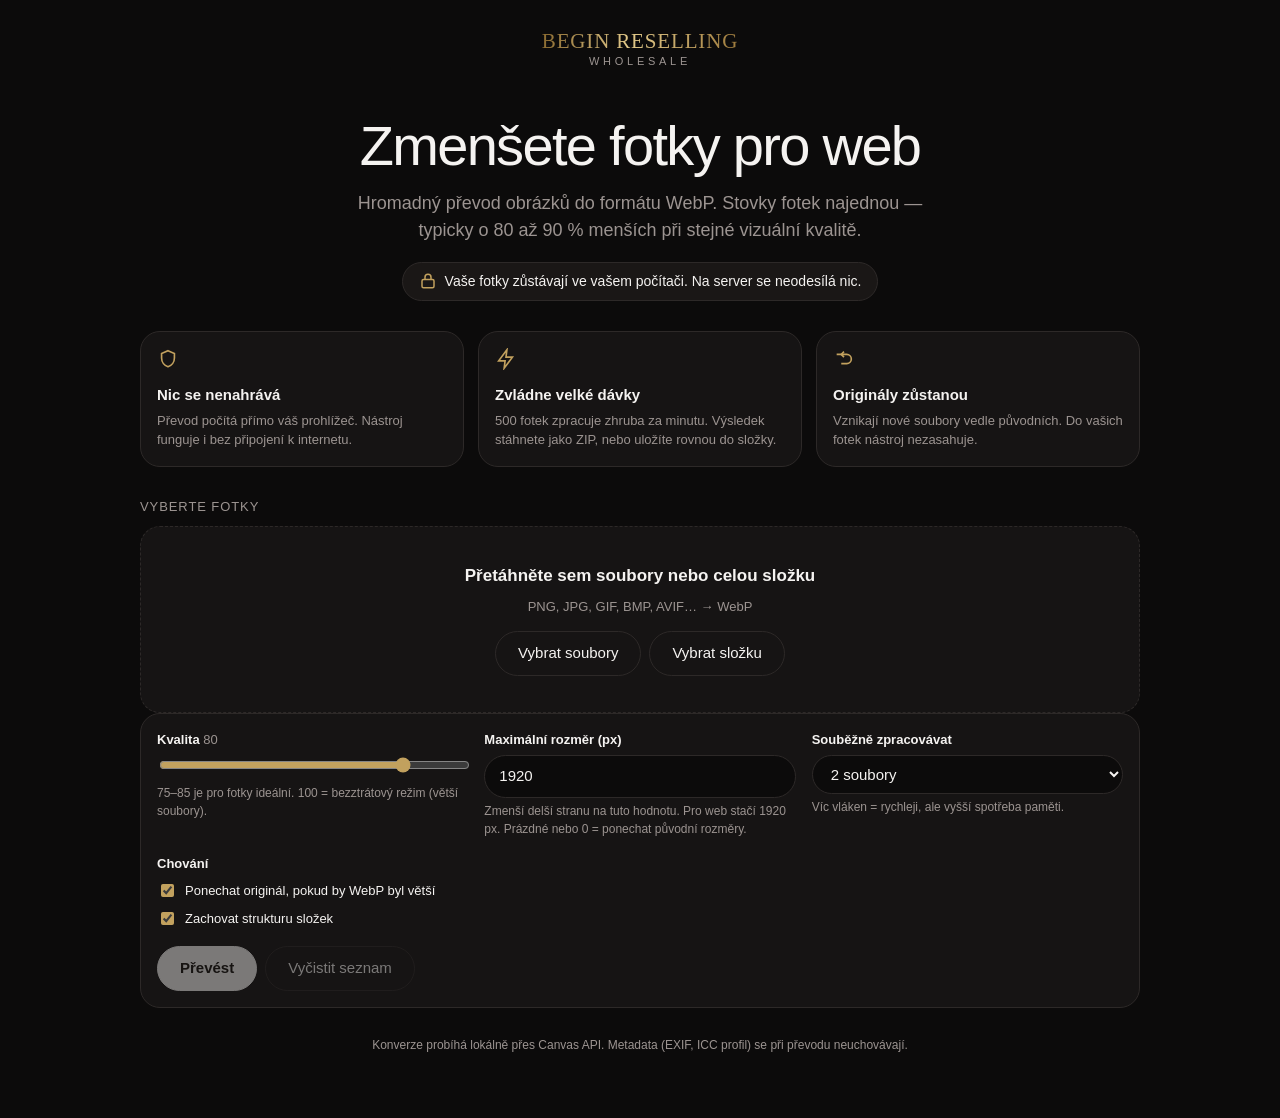
<file: docs/index.html>
<!DOCTYPE html>
<html lang="cs">
<head>
<meta charset="utf-8">
<meta name="viewport" content="width=device-width, initial-scale=1">
<title>Zmenšete fotky pro web · PNG → WebP převodník</title>
<meta name="description" content="Hromadný převod fotek z PNG do WebP. Stovky obrázků najednou, přímo v prohlížeči – nic se nikam neodesílá.">
<meta name="color-scheme" content="dark">
<!--
  Náhled při sdílení odkazu.
  Adresy níže musí odpovídat tomu, kde je stránka nasazená. Pokud ji dáte
  do jiné složky, přepište og:url, og:image a canonical.
-->
<link rel="canonical" href="https://nastroje.patrikmaca.cz/">
<meta property="og:type" content="website">
<meta property="og:site_name" content="nastroje.patrikmaca.cz">
<meta property="og:locale" content="cs_CZ">
<meta property="og:url" content="https://nastroje.patrikmaca.cz/">
<meta property="og:title" content="Zmenšete fotky pro web · PNG → WebP">
<meta property="og:description" content="Hromadný převod fotek z PNG do WebP. Stovky obrázků najednou, přímo v prohlížeči – nic se nikam neodesílá.">
<meta property="og:image" content="https://nastroje.patrikmaca.cz/og-preview.png">
<meta property="og:image:width" content="1200">
<meta property="og:image:height" content="630">
<meta property="og:image:alt" content="Zmenšete fotky pro web – z 5,3 MB na 382 kB, úspora 93 %.">
<meta name="twitter:card" content="summary_large_image">
<!-- Ikona v záložce jako data URI - žádný další soubor k nahrání.
     Plná zlatá dlaždice drží siluetu i na 16 px, na světlé i tmavé liště. -->
<link rel="icon" href="data:image/svg+xml,%3Csvg xmlns='http://www.w3.org/2000/svg' viewBox='0 0 64 64'%3E%3Cdefs%3E%3ClinearGradient id='g' x1='0' y1='0' x2='1' y2='1'%3E%3Cstop offset='0' stop-color='%23e2c98a'/%3E%3Cstop offset='1' stop-color='%23a8813d'/%3E%3C/linearGradient%3E%3C/defs%3E%3Crect width='64' height='64' rx='15' fill='url(%23g)'/%3E%3Cpath d='M32 14v25' stroke='%230c0b0b' stroke-width='6' stroke-linecap='round'/%3E%3Cpath d='M22 31l10 10 10-10' fill='none' stroke='%230c0b0b' stroke-width='6' stroke-linecap='round' stroke-linejoin='round'/%3E%3Cpath d='M18 50h28' stroke='%230c0b0b' stroke-width='6' stroke-linecap='round'/%3E%3C/svg%3E">
<style>
  /* Paleta podle webu klienta: temne pozadi, zlaty akcent.
     Znacka je tmava, takze zadny svetly rezim - motiv je pevny. */
  :root {
    --bg: #0c0b0b;
    --panel: #161414;
    --border: #2d2928;
    --text: #f5f3f1;
    --muted: #9c9491;
    --accent: #c2a15e;
    --accent-text: #17130f;
    --ok: #6bbf8a;
    --warn: #dfa05a;
    --err: #e8867e;
    --drop: #1a1716;
    --row-alt: #121010;
    --radius: 20px;
  }
  * { box-sizing: border-box; }
  input, progress { accent-color: var(--accent); }
  body {
    margin: 0;
    padding: 24px 16px 64px;
    background: var(--bg);
    color: var(--text);
    font: 15px/1.5 -apple-system, BlinkMacSystemFont, "Segoe UI", Roboto, "Helvetica Neue", Arial, sans-serif;
  }
  .wrap { max-width: 1000px; margin: 0 auto; }
  h1 { font-size: 24px; margin: 0 0 4px; letter-spacing: -0.01em; }
  .sub { color: var(--muted); margin: 0 0 24px; }
  .panel {
    background: var(--panel);
    border: 1px solid var(--border);
    border-radius: var(--radius);
    padding: 16px;
    margin-bottom: 16px;
  }
  #drop {
    border: 1px dashed var(--border);
    border-radius: var(--radius);
    padding: 36px 16px;
    text-align: center;
    background: var(--panel);
    transition: background .15s, border-color .15s;
    cursor: pointer;
  }
  #drop.over { background: var(--drop); border-color: var(--accent); }
  #drop strong { display: block; font-size: 17px; margin-bottom: 6px; }
  #drop span { color: var(--muted); font-size: 13px; }
  .btnrow { display: flex; gap: 8px; flex-wrap: wrap; margin-top: 14px; justify-content: center; }
  button {
    font: inherit;
    padding: 10px 22px;
    border-radius: 999px;
    border: 1px solid var(--border);
    background: var(--panel);
    color: var(--text);
    cursor: pointer;
  }
  button:hover:not(:disabled) { border-color: var(--accent); }
  button:disabled { opacity: .45; cursor: default; }
  button.primary { background: var(--text); color: #17130f; border-color: var(--text); font-weight: 600; }
  button.primary:hover:not(:disabled) { background: #fff; border-color: #fff; }
  .opts { display: grid; grid-template-columns: repeat(auto-fit, minmax(230px, 1fr)); gap: 16px; }
  .opt label { display: block; font-weight: 600; font-size: 13px; margin-bottom: 6px; }
  .opt .hint { color: var(--muted); font-size: 12px; margin-top: 4px; }
  input[type=range] { width: 100%; }
  input[type=number], select {
    font: inherit; padding: 9px 14px; border-radius: 999px;
    border: 1px solid var(--border); background: var(--bg); color: var(--text); width: 100%;
  }
  .check { display: flex; align-items: flex-start; gap: 8px; font-size: 14px; margin-top: 8px; }
  .check input { margin-top: 3px; }
  #qval { font-weight: 400; color: var(--muted); }
  progress {
    width: 100%; height: 6px; border: 0; border-radius: 999px;
    background: var(--border); overflow: hidden;
  }
  progress::-webkit-progress-bar { background: var(--border); }
  progress::-webkit-progress-value { background: var(--accent); border-radius: 999px; }
  progress::-moz-progress-bar { background: var(--accent); }
  .stats { display: flex; gap: 24px; flex-wrap: wrap; margin-bottom: 12px; }
  .stat b { display: block; font-size: 20px; }
  .stat span { color: var(--muted); font-size: 12px; }
  table { width: 100%; border-collapse: collapse; font-size: 13px; }
  th, td { text-align: left; padding: 6px 8px; border-bottom: 1px solid var(--border); }
  th { color: var(--muted); font-weight: 600; font-size: 12px; }
  td.num, th.num { text-align: right; font-variant-numeric: tabular-nums; }
  tbody tr:nth-child(even) { background: var(--row-alt); }
  .name { max-width: 340px; overflow: hidden; text-overflow: ellipsis; white-space: nowrap; }
  .s-ok { color: var(--ok); }
  .s-skip { color: var(--warn); }
  .s-err { color: var(--err); }
  .tablewrap { max-height: 420px; overflow: auto; border: 1px solid var(--border); border-radius: 14px; }
  .banner { padding: 10px 14px; border-radius: 8px; margin-bottom: 16px; font-size: 14px; }
  .banner.err { background: #3a1d1a; color: #f2b8b3; border: 1px solid #6b2f29; }
  .hidden { display: none !important; }
  footer { color: var(--muted); font-size: 12px; text-align: center; margin-top: 28px; }

  /* --- úvodní část --- */
  .hero { text-align: center; padding: 20px 0 4px; }
  .hero h1 { font-size: clamp(32px, 6vw, 56px); font-weight: 500; letter-spacing: -0.03em; margin: 0 0 14px; line-height: 1.05; }
  .lead {
    font-size: clamp(15px, 2.2vw, 18px);
    color: var(--muted);
    max-width: 620px;
    margin: 0 auto 18px;
  }
  .assure {
    display: inline-flex;
    align-items: center;
    gap: 8px;
    margin: 0;
    padding: 8px 16px;
    border-radius: 999px;
    background: var(--drop);
    border: 1px solid var(--border);
    font-size: 14px;
    text-align: left;
  }
  .assure svg { flex: none; color: var(--accent); }
  .cards {
    display: grid;
    grid-template-columns: repeat(auto-fit, minmax(230px, 1fr));
    gap: 14px;
    margin: 26px 0 30px;
  }
  .card {
    background: var(--panel);
    border: 1px solid var(--border);
    border-radius: var(--radius);
    padding: 16px;
  }
  .card svg { color: var(--accent); margin-bottom: 8px; }
  .card h3 { margin: 0 0 4px; font-size: 15px; }
  .card p { margin: 0; color: var(--muted); font-size: 13px; }
  /* --- hlavicka se znackou --- */
  .brand {
    display: flex;
    align-items: center;
    justify-content: center;
    padding: 6px 0 30px;
  }
  .brand .mark { line-height: 1.1; text-align: center; }
  .brand .name {
    font-family: "Didot", "Bodoni 72", "Playfair Display", Georgia, "Times New Roman", serif;
    font-size: 21px;
    letter-spacing: .04em;
    background: linear-gradient(95deg, #8a6a30, #e2c98a 45%, #9d7a3c);
    -webkit-background-clip: text;
    background-clip: text;
    color: transparent;
  }
  .brand .sub2 {
    font-size: 11px;
    letter-spacing: .34em;
    color: var(--muted);
    margin-top: 2px;
  }

  .lowsave {
    margin: 12px 0 0;
    padding: 10px 16px;
    border-radius: 14px;
    background: var(--drop);
    border: 1px solid var(--border);
    color: var(--muted);
    font-size: 13px;
  }

  .step {
    font-size: 13px;
    text-transform: uppercase;
    letter-spacing: .07em;
    color: var(--muted);
    margin: 0 0 10px;
  }
</style>
</head>
<body>
<div class="wrap">

  <header class="brand">
    <div class="mark">
      <div class="name">BEGIN RESELLING</div>
      <div class="sub2">WHOLESALE</div>
    </div>
  </header>

  <header class="hero">
    <h1>Zmenšete fotky pro web</h1>
    <p class="lead">
      Hromadný převod obrázků do formátu WebP. Stovky fotek najednou &mdash; typicky
      o&nbsp;80&nbsp;až&nbsp;90&nbsp;% menších při stejné vizuální kvalitě.
    </p>
    <p class="assure">
      <svg width="18" height="18" viewBox="0 0 24 24" fill="none" stroke="currentColor" stroke-width="2" aria-hidden="true">
        <rect x="4" y="10" width="16" height="11" rx="2"></rect>
        <path d="M8 10V7a4 4 0 0 1 8 0v3"></path>
      </svg>
      Vaše fotky zůstávají ve vašem počítači. Na server se neodesílá nic.
    </p>
  </header>

  <section class="cards">
    <div class="card">
      <svg width="22" height="22" viewBox="0 0 24 24" fill="none" stroke="currentColor" stroke-width="1.8" aria-hidden="true">
        <path d="M12 3l7 3v5c0 4.5-3 8.3-7 9.5-4-1.2-7-5-7-9.5V6z"></path>
      </svg>
      <h3>Nic se nenahrává</h3>
      <p>Převod počítá přímo váš prohlížeč. Nástroj funguje i bez připojení k internetu.</p>
    </div>
    <div class="card">
      <svg width="22" height="22" viewBox="0 0 24 24" fill="none" stroke="currentColor" stroke-width="1.8" aria-hidden="true">
        <path d="M13 2L4 14h7l-1 8 9-12h-7z"></path>
      </svg>
      <h3>Zvládne velké dávky</h3>
      <p>500 fotek zpracuje zhruba za minutu. Výsledek stáhnete jako ZIP, nebo uložíte rovnou do složky.</p>
    </div>
    <div class="card">
      <svg width="22" height="22" viewBox="0 0 24 24" fill="none" stroke="currentColor" stroke-width="1.8" aria-hidden="true">
        <path d="M4 7h11a5 5 0 0 1 0 10H9"></path>
        <path d="M12 4L9 7l3 3"></path>
      </svg>
      <h3>Originály zůstanou</h3>
      <p>Vznikají nové soubory vedle původních. Do vašich fotek nástroj nezasahuje.</p>
    </div>
  </section>

  <div id="nosupport" class="banner err hidden">
    Tento prohlížeč neumí ukládat WebP z canvasu. Otevřete stránku v Chrome, Edge nebo Firefoxu.
  </div>

  <p class="step">Vyberte fotky</p>

  <div id="drop">
    <strong>Přetáhněte sem soubory nebo celou složku</strong>
    <span>PNG, JPG, GIF, BMP, AVIF… → WebP</span>
    <div class="btnrow">
      <button type="button" id="pickFiles">Vybrat soubory</button>
      <button type="button" id="pickDir">Vybrat složku</button>
    </div>
  </div>
  <input type="file" id="fileInput" multiple accept="image/*" class="hidden">
  <input type="file" id="dirInput" multiple webkitdirectory class="hidden">

  <div class="panel">
    <div class="opts">
      <div class="opt">
        <label for="quality">Kvalita <span id="qval">80</span></label>
        <input type="range" id="quality" min="1" max="100" value="80">
        <div class="hint">75–85 je pro fotky ideální. 100 = bezztrátový režim (větší soubory).</div>
      </div>
      <div class="opt">
        <label for="maxDim">Maximální rozměr (px)</label>
        <input type="number" id="maxDim" min="0" step="10" value="1920" placeholder="0 = neměnit">
        <div class="hint">Zmenší delší stranu na tuto hodnotu. Pro web stačí 1920 px. Prázdné nebo 0 = ponechat původní rozměry.</div>
      </div>
      <div class="opt">
        <label for="concurrency">Souběžně zpracovávat</label>
        <select id="concurrency"></select>
        <div class="hint">Víc vláken = rychleji, ale vyšší spotřeba paměti.</div>
      </div>
      <div class="opt">
        <label>Chování</label>
        <div class="check">
          <input type="checkbox" id="keepSmaller" checked>
          <label for="keepSmaller" style="font-weight:400;margin:0">Ponechat originál, pokud by WebP byl větší</label>
        </div>
        <div class="check">
          <input type="checkbox" id="keepPaths" checked>
          <label for="keepPaths" style="font-weight:400;margin:0">Zachovat strukturu složek</label>
        </div>
      </div>
    </div>

    <div class="btnrow" style="justify-content:flex-start;margin-top:18px">
      <button type="button" id="start" class="primary" disabled>Převést</button>
      <button type="button" id="cancel" class="hidden">Zrušit</button>
      <button type="button" id="clear" disabled>Vyčistit seznam</button>
    </div>
  </div>

  <div class="panel hidden" id="results">
    <div class="stats">
      <div class="stat"><b id="stCount">0</b><span>hotovo / celkem</span></div>
      <div class="stat"><b id="stBefore">0</b><span>původní velikost</span></div>
      <div class="stat"><b id="stAfter">0</b><span>po převodu</span></div>
      <div class="stat"><b id="stSaved">0 %</b><span>úspora</span></div>
      <div class="stat"><b id="stErr">0</b><span>chyb</span></div>
    </div>
    <progress id="bar" value="0" max="1"></progress>
    <p id="lowsave" class="lowsave hidden">
      Tyto obrázky už jsou dobře zkomprimované, takže u nich WebP skoro nic neušetří.
      Tam, kde by byl výsledek větší než originál, zůstal původní soubor beze změny.
    </p>
    <div class="btnrow" style="justify-content:flex-start;margin:14px 0">
      <button type="button" id="dlZip" class="primary" disabled>Stáhnout vše jako ZIP</button>
      <button type="button" id="dlDir" class="hidden">Uložit do složky…</button>
    </div>
    <div class="tablewrap">
      <table>
        <thead>
          <tr>
            <th class="name">Soubor</th>
            <th class="num">Původně</th>
            <th class="num">WebP</th>
            <th class="num">Úspora</th>
            <th>Stav</th>
            <th></th>
          </tr>
        </thead>
        <tbody id="rows"></tbody>
      </table>
    </div>
  </div>

  <footer>Konverze probíhá lokálně přes Canvas API. Metadata (EXIF, ICC profil) se při převodu neuchovávají.</footer>
</div>

<script>
(function () {
  'use strict';

  /* ---------- pomocné funkce ---------- */

  var IMAGE_RE = /\.(png|jpe?g|gif|bmp|webp|avif|tiff?)$/i;

  function fmtBytes(n) {
    if (n < 1024) return n + ' B';
    if (n < 1024 * 1024) return (n / 1024).toFixed(1) + ' kB';
    if (n < 1024 * 1024 * 1024) return (n / 1048576).toFixed(1) + ' MB';
    return (n / 1073741824).toFixed(2) + ' GB';
  }

  function isImage(file) {
    return (file.type && file.type.indexOf('image/') === 0) || IMAGE_RE.test(file.name);
  }

  function withWebpExt(path) {
    return path.replace(/\.[^./\\]+$/, '') + '.webp';
  }

  /* ---------- CRC32 + ZIP (store, se Zip64) ---------- */

  var CRC_TABLE = (function () {
    var t = new Uint32Array(256), c, i, k;
    for (i = 0; i < 256; i++) {
      c = i;
      for (k = 0; k < 8; k++) c = (c & 1) ? (0xEDB88320 ^ (c >>> 1)) : (c >>> 1);
      t[i] = c >>> 0;
    }
    return t;
  })();

  function crc32(u8) {
    var c = 0xFFFFFFFF;
    for (var i = 0; i < u8.length; i++) c = CRC_TABLE[(c ^ u8[i]) & 0xFF] ^ (c >>> 8);
    return (c ^ 0xFFFFFFFF) >>> 0;
  }

  function dosDateTime(date) {
    var y = Math.max(1980, date.getFullYear());
    return {
      time: (date.getHours() << 11) | (date.getMinutes() << 5) | (date.getSeconds() >> 1),
      date: ((y - 1980) << 9) | ((date.getMonth() + 1) << 5) | date.getDate()
    };
  }

  var U32_MAX = 0xFFFFFFFF;

  function setU64(dv, off, value) {
    dv.setUint32(off, value >>> 0, true);
    dv.setUint32(off + 4, Math.floor(value / 4294967296), true);
  }

  /**
   * entries: [{ name, blob, crc, size }]
   * Vrací Blob s archivem. Data se skládají z původních Blobů, takže se
   * nikdy nedrží celý archiv v paměti najednou.
   */
  function buildZip(entries) {
    var parts = [];
    var central = [];
    var offset = 0;
    var dt = dosDateTime(new Date());
    var enc = new TextEncoder();
    var i, e;

    for (i = 0; i < entries.length; i++) {
      e = entries[i];
      if (e.size >= U32_MAX) {
        throw new Error('Soubor „' + e.name + '" je příliš velký pro ZIP (4 GB).');
      }
      var nameBytes = enc.encode(e.name);
      var lh = new Uint8Array(30 + nameBytes.length);
      var dv = new DataView(lh.buffer);
      dv.setUint32(0, 0x04034b50, true);
      dv.setUint16(4, 20, true);          // version needed
      dv.setUint16(6, 0x0800, true);      // UTF-8 názvy
      dv.setUint16(8, 0, true);           // metoda: store
      dv.setUint16(10, dt.time, true);
      dv.setUint16(12, dt.date, true);
      dv.setUint32(14, e.crc, true);
      dv.setUint32(18, e.size, true);
      dv.setUint32(22, e.size, true);
      dv.setUint16(26, nameBytes.length, true);
      dv.setUint16(28, 0, true);
      lh.set(nameBytes, 30);

      parts.push(lh, e.blob);
      central.push({ entry: e, nameBytes: nameBytes, offset: offset });
      offset += lh.length + e.size;
    }

    var cdStart = offset;
    var cdSize = 0;

    for (i = 0; i < central.length; i++) {
      var c = central[i];
      var big = c.offset >= U32_MAX;
      var extraLen = big ? 12 : 0;
      var ch = new Uint8Array(46 + c.nameBytes.length + extraLen);
      var cv = new DataView(ch.buffer);
      cv.setUint32(0, 0x02014b50, true);
      cv.setUint16(4, big ? 45 : 20, true);   // version made by
      cv.setUint16(6, big ? 45 : 20, true);   // version needed
      cv.setUint16(8, 0x0800, true);
      cv.setUint16(10, 0, true);
      cv.setUint16(12, dt.time, true);
      cv.setUint16(14, dt.date, true);
      cv.setUint32(16, c.entry.crc, true);
      cv.setUint32(20, c.entry.size, true);
      cv.setUint32(24, c.entry.size, true);
      cv.setUint16(28, c.nameBytes.length, true);
      cv.setUint16(30, extraLen, true);
      cv.setUint16(32, 0, true);              // comment len
      cv.setUint16(34, 0, true);              // disk
      cv.setUint16(36, 0, true);              // internal attrs
      cv.setUint32(38, 0, true);              // external attrs
      cv.setUint32(42, big ? U32_MAX : c.offset, true);
      ch.set(c.nameBytes, 46);
      if (big) {
        cv.setUint16(46 + c.nameBytes.length, 0x0001, true);
        cv.setUint16(48 + c.nameBytes.length, 8, true);
        setU64(cv, 50 + c.nameBytes.length, c.offset);
      }
      parts.push(ch);
      cdSize += ch.length;
    }

    var needZip64 = central.length > 0xFFFF || cdStart >= U32_MAX || cdSize >= U32_MAX;

    if (needZip64) {
      var z64 = new Uint8Array(56 + 20);
      var zv = new DataView(z64.buffer);
      zv.setUint32(0, 0x06064b50, true);
      setU64(zv, 4, 44);                      // velikost záznamu - 12
      zv.setUint16(12, 45, true);
      zv.setUint16(14, 45, true);
      zv.setUint32(16, 0, true);
      zv.setUint32(20, 0, true);
      setU64(zv, 24, central.length);
      setU64(zv, 32, central.length);
      setU64(zv, 40, cdSize);
      setU64(zv, 48, cdStart);
      // Zip64 locator
      zv.setUint32(56, 0x07064b50, true);
      zv.setUint32(60, 0, true);
      setU64(zv, 64, cdStart + cdSize);
      zv.setUint32(72, 1, true);
      parts.push(z64);
    }

    var eocd = new Uint8Array(22);
    var ev = new DataView(eocd.buffer);
    ev.setUint32(0, 0x06054b50, true);
    ev.setUint16(4, 0, true);
    ev.setUint16(6, 0, true);
    ev.setUint16(8, needZip64 ? 0xFFFF : central.length, true);
    ev.setUint16(10, needZip64 ? 0xFFFF : central.length, true);
    ev.setUint32(12, needZip64 ? U32_MAX : cdSize, true);
    ev.setUint32(16, needZip64 ? U32_MAX : cdStart, true);
    ev.setUint16(20, 0, true);
    parts.push(eocd);

    return new Blob(parts, { type: 'application/zip' });
  }

  /* ---------- kódování do WebP ---------- */

  var useOffscreen = null; // zjistí se při první konverzi

  // Pod tuhle kvalitu nejdeme ani kvůli velikosti - u už degradovaného
  // vstupu by se to začalo viditelně rozpadat.
  var QUALITY_FLOOR = 0.55;

  function canvasToWebp(canvas, quality) {
    if (canvas.convertToBlob) return canvas.convertToBlob({ type: 'image/webp', quality: quality });
    return new Promise(function (resolve, reject) {
      canvas.toBlob(function (b) {
        b ? resolve(b) : reject(new Error('Kódování se nezdařilo'));
      }, 'image/webp', quality);
    });
  }

  function makeCanvas(w, h) {
    if (useOffscreen) return new OffscreenCanvas(w, h);
    var c = document.createElement('canvas');
    c.width = w; c.height = h;
    return c;
  }

  async function detectSupport() {
    if (typeof OffscreenCanvas !== 'undefined' && OffscreenCanvas.prototype.convertToBlob) {
      try {
        var oc = new OffscreenCanvas(1, 1);
        oc.getContext('2d').fillRect(0, 0, 1, 1);
        var b = await oc.convertToBlob({ type: 'image/webp', quality: 0.8 });
        if (b && b.type === 'image/webp') { useOffscreen = true; return true; }
      } catch (err) { /* zkusíme klasický canvas */ }
    }
    useOffscreen = false;
    var c = document.createElement('canvas');
    c.width = c.height = 1;
    c.getContext('2d').fillRect(0, 0, 1, 1);
    var b2 = await new Promise(function (r) { c.toBlob(r, 'image/webp', 0.8); });
    return !!b2 && b2.type === 'image/webp';
  }

  async function convertOne(file, opts) {
    var bitmap = await createImageBitmap(file, { imageOrientation: 'from-image' });
    try {
      var w = bitmap.width, h = bitmap.height;
      if (opts.maxDim > 0 && Math.max(w, h) > opts.maxDim) {
        var scale = opts.maxDim / Math.max(w, h);
        w = Math.max(1, Math.round(w * scale));
        h = Math.max(1, Math.round(h * scale));
      }
      var canvas = makeCanvas(w, h);
      var ctx = canvas.getContext('2d', { alpha: true });
      ctx.imageSmoothingEnabled = true;
      ctx.imageSmoothingQuality = 'high';
      ctx.drawImage(bitmap, 0, 0, w, h);
      var blob = await canvasToWebp(canvas, opts.quality);
      if (!blob || blob.type !== 'image/webp') throw new Error('Prohlížeč nevytvořil WebP');
      var used = opts.quality;

      // Vstup už jednou zkomprimovaný (typicky JPEG z chatu nebo z webu) se
      // při překódování na vysokou kvalitu zvětší - WebP musí věrně uložit
      // i artefakty původní komprese. Zkusit nižší kvalitu, dokud výsledek
      // není menší než originál. Bez toho by takový soubor skončil beze změny.
      if (blob.size >= file.size) {
        for (var q = opts.quality - 0.1; q >= QUALITY_FLOOR - 0.001; q -= 0.1) {
          var alt = await canvasToWebp(canvas, q);
          if (!alt || alt.type !== 'image/webp') break;
          blob = alt;
          used = q;
          if (alt.size < file.size) break;
        }
      }
      return { blob: blob, width: w, height: h, quality: used };
    } finally {
      if (bitmap.close) bitmap.close();
    }
  }

  /* ---------- stav aplikace ---------- */

  var items = [];        // { file, path, row, els, status, outBlob, outName, outSize, crc }
  var running = false;
  var cancelled = false;

  var $ = function (id) { return document.getElementById(id); };
  var dropEl = $('drop'), rowsEl = $('rows'), resultsEl = $('results');
  var startBtn = $('start'), cancelBtn = $('cancel'), clearBtn = $('clear');
  var zipBtn = $('dlZip'), dirBtn = $('dlDir');
  var qEl = $('quality'), qVal = $('qval'), maxDimEl = $('maxDim'), concEl = $('concurrency');
  var keepSmallerEl = $('keepSmaller'), keepPathsEl = $('keepPaths');
  var barEl = $('bar');

  (function initConcurrency() {
    var def = Math.min(6, Math.max(2, navigator.hardwareConcurrency || 4));
    for (var i = 1; i <= 8; i++) {
      var o = document.createElement('option');
      o.value = String(i);
      o.textContent = i + (i === 1 ? ' soubor' : (i < 5 ? ' soubory' : ' souborů'));
      if (i === def) o.selected = true;
      concEl.appendChild(o);
    }
  })();

  qEl.addEventListener('input', function () { qVal.textContent = qEl.value; });

  /* ---------- přidávání souborů ---------- */

  function addFiles(list) {
    var added = 0;
    for (var i = 0; i < list.length; i++) {
      var entry = list[i];
      var file = entry.file || entry;
      var path = entry.path || file.webkitRelativePath || file.name;
      if (!isImage(file)) continue;
      items.push(makeItem(file, path));
      added++;
    }
    if (added) {
      resultsEl.classList.remove('hidden');
      updateStats();
      startBtn.disabled = running;
      clearBtn.disabled = running;
    }
    return added;
  }

  function makeItem(file, path) {
    var tr = document.createElement('tr');
    var tdName = document.createElement('td');
    tdName.className = 'name';
    tdName.textContent = path;
    tdName.title = path;
    var tdBefore = document.createElement('td');
    tdBefore.className = 'num';
    tdBefore.textContent = fmtBytes(file.size);
    var tdAfter = document.createElement('td'); tdAfter.className = 'num'; tdAfter.textContent = '–';
    var tdSave = document.createElement('td'); tdSave.className = 'num'; tdSave.textContent = '–';
    var tdStatus = document.createElement('td'); tdStatus.textContent = 'čeká';
    var tdDl = document.createElement('td');
    tr.appendChild(tdName); tr.appendChild(tdBefore); tr.appendChild(tdAfter);
    tr.appendChild(tdSave); tr.appendChild(tdStatus); tr.appendChild(tdDl);
    rowsEl.appendChild(tr);
    return {
      file: file, path: path, status: 'pending',
      els: { after: tdAfter, save: tdSave, status: tdStatus, dl: tdDl }
    };
  }

  async function entriesFromDataTransfer(dt) {
    var roots = [];
    if (dt.items) {
      for (var i = 0; i < dt.items.length; i++) {
        var it = dt.items[i];
        if (it.kind !== 'file') continue;
        var entry = it.webkitGetAsEntry ? it.webkitGetAsEntry() : null;
        if (entry) roots.push(entry);
      }
    }
    if (!roots.length) {
      return Array.prototype.map.call(dt.files || [], function (f) { return { file: f, path: f.name }; });
    }
    var out = [];
    async function walk(entry, prefix) {
      if (entry.isFile) {
        var f = await new Promise(function (res, rej) { entry.file(res, rej); });
        out.push({ file: f, path: prefix + entry.name });
      } else if (entry.isDirectory) {
        var reader = entry.createReader();
        var batch;
        do {
          batch = await new Promise(function (res, rej) { reader.readEntries(res, rej); });
          for (var j = 0; j < batch.length; j++) await walk(batch[j], prefix + entry.name + '/');
        } while (batch.length);
      }
    }
    for (var k = 0; k < roots.length; k++) await walk(roots[k], '');
    return out;
  }

  ['dragenter', 'dragover'].forEach(function (ev) {
    dropEl.addEventListener(ev, function (e) {
      e.preventDefault();
      dropEl.classList.add('over');
    });
  });
  ['dragleave', 'drop'].forEach(function (ev) {
    dropEl.addEventListener(ev, function (e) {
      e.preventDefault();
      dropEl.classList.remove('over');
    });
  });
  dropEl.addEventListener('drop', async function (e) {
    var list = await entriesFromDataTransfer(e.dataTransfer);
    if (!addFiles(list)) alert('Mezi přetaženými soubory nejsou žádné obrázky.');
  });
  document.addEventListener('dragover', function (e) { e.preventDefault(); });
  document.addEventListener('drop', function (e) { e.preventDefault(); });

  $('pickFiles').addEventListener('click', function () { $('fileInput').click(); });
  $('pickDir').addEventListener('click', function () { $('dirInput').click(); });
  dropEl.addEventListener('click', function (e) {
    if (e.target.tagName !== 'BUTTON') $('fileInput').click();
  });
  $('fileInput').addEventListener('change', function (e) { addFiles(e.target.files); e.target.value = ''; });
  $('dirInput').addEventListener('change', function (e) { addFiles(e.target.files); e.target.value = ''; });

  clearBtn.addEventListener('click', function () {
    items = [];
    rowsEl.textContent = '';
    resultsEl.classList.add('hidden');
    zipBtn.disabled = true;
    dirBtn.disabled = true;
    startBtn.disabled = true;
    clearBtn.disabled = true;
    updateStats();
  });

  /* ---------- převod ---------- */

  startBtn.addEventListener('click', function () { run(); });
  cancelBtn.addEventListener('click', function () { cancelled = true; cancelBtn.disabled = true; });

  async function run() {
    if (running || !items.length) return;
    running = true;
    cancelled = false;
    startBtn.disabled = true;
    clearBtn.disabled = true;
    zipBtn.disabled = true;
    dirBtn.disabled = true;
    cancelBtn.classList.remove('hidden');
    cancelBtn.disabled = false;

    var opts = {
      quality: Math.min(100, Math.max(1, parseInt(qEl.value, 10) || 80)) / 100,
      maxDim: Math.max(0, parseInt(maxDimEl.value, 10) || 0),
      keepSmaller: keepSmallerEl.checked,
      keepPaths: keepPathsEl.checked
    };

    // resetuj předchozí výsledky, aby šlo přepočítat s jinou kvalitou
    items.forEach(function (it) {
      it.status = 'pending';
      it.outBlob = null; it.outName = null; it.outSize = 0; it.crc = 0; it.error = null;
      it.els.after.textContent = '–';
      it.els.save.textContent = '–';
      it.els.status.textContent = 'čeká';
      it.els.status.className = '';
      it.els.dl.textContent = '';
    });
    updateStats();

    var next = 0;
    var workers = Math.min(parseInt(concEl.value, 10) || 4, items.length);
    var lanes = [];
    for (var i = 0; i < workers; i++) lanes.push(lane());

    async function lane() {
      while (!cancelled) {
        var idx = next++;
        if (idx >= items.length) return;
        await processItem(items[idx], opts);
        updateStats();
      }
    }

    await Promise.all(lanes);

    running = false;
    cancelBtn.classList.add('hidden');
    startBtn.disabled = false;
    clearBtn.disabled = false;
    var done = items.filter(function (it) { return it.outBlob; }).length;
    zipBtn.disabled = done === 0;
    dirBtn.disabled = done === 0;
    updateStats();
  }

  async function processItem(it, opts) {
    it.els.status.textContent = 'převádím…';
    var outName = opts.keepPaths ? withWebpExt(it.path) : withWebpExt(it.path.split('/').pop());
    try {
      var res = await convertOne(it.file, opts);
      var useOriginal = opts.keepSmaller && res.blob.size >= it.file.size;
      var blob = useOriginal ? it.file : res.blob;
      var name = useOriginal
        ? (opts.keepPaths ? it.path : it.path.split('/').pop())
        : outName;

      var buf = await blob.arrayBuffer();
      it.crc = crc32(new Uint8Array(buf));
      it.outBlob = blob;
      it.outName = name;
      it.outSize = blob.size;
      it.status = useOriginal ? 'skipped' : 'ok';

      // Sloupce popisují soubor, který uživatel skutečně dostane. Když je
      // ponechán originál, je to on - ne zahozený WebP.
      it.els.after.textContent = fmtBytes(blob.size);
      var saved = 1 - blob.size / Math.max(1, it.file.size);
      it.els.save.textContent = (saved * 100).toFixed(0) + ' %';
      if (useOriginal) {
        it.els.status.textContent = 'originál je menší';
        it.els.status.className = 's-skip';
        it.els.status.title = 'WebP by u tohoto souboru vyšel ' +
          fmtBytes(res.blob.size) + ', tedy větší než originál. '
          + 'Nástroj proto ponechal původní soubor.';
      } else {
        if (res.quality < opts.quality - 0.001) {
          it.els.status.textContent = 'hotovo · kvalita ' + Math.round(res.quality * 100);
          it.els.status.title = 'Při zadané kvalitě ' + Math.round(opts.quality * 100) +
            ' by WebP vyšel větší než originál, protože vstup už je zkomprimovaný. ' +
            'Nástroj proto snížil kvalitu na ' + Math.round(res.quality * 100) + '.';
        } else {
          it.els.status.textContent = 'hotovo';
        }
        it.els.status.className = 's-ok';
        it.els.dl.appendChild(makeDownloadLink(blob, name));
      }
    } catch (err) {
      it.status = 'error';
      it.error = err;
      it.els.status.textContent = describeError(it.file, err);
      it.els.status.title = String(err && err.message ? err.message : err);
      it.els.status.className = 's-err';
    }
  }

  // Prohlížeč umí otevřít jen formáty, které sám zná. Fotky z iPhonu bývají
  // HEIC, který v Chrome ani ve Firefoxu neprojde - surová hláška z prohlížeče
  // uživateli nic neřekne, tak ji přeložíme.
  function describeError(file, err) {
    var ext = (file.name.match(/\.([^.]+)$/) || ['', ''])[1].toLowerCase();
    if (ext === 'heic' || ext === 'heif') {
      return 'HEIC z iPhonu – prohlížeč ho neumí otevřít';
    }
    var msg = String(err && err.message ? err.message : err);
    if (/decode|source image|not.*supported|could not be decoded/i.test(msg)) {
      return 'tenhle formát prohlížeč neumí otevřít';
    }
    return 'chyba: ' + msg;
  }

  function makeDownloadLink(blob, name) {
    var a = document.createElement('a');
    a.textContent = 'stáhnout';
    a.href = URL.createObjectURL(blob);
    a.download = name.split('/').pop();
    a.style.color = 'var(--accent)';
    return a;
  }

  function updateStats() {
    var done = 0, before = 0, after = 0, errs = 0;
    for (var i = 0; i < items.length; i++) {
      var it = items[i];
      if (it.status === 'error') errs++;
      if (it.outBlob) {
        done++;
        before += it.file.size;
        after += it.outSize;
      }
    }
    $('stCount').textContent = done + ' / ' + items.length;
    $('stBefore').textContent = fmtBytes(before);
    $('stAfter').textContent = fmtBytes(after);
    var pct = before ? (1 - after / before) : 0;
    $('stSaved').textContent = before ? (pct * 100).toFixed(0) + ' %' : '0 %';
    // Malá úspora je legitimní výsledek, ne porucha - ať se na to nikdo neptá.
    $('lowsave').classList.toggle('hidden', running || done === 0 || pct >= 0.05);
    $('stErr').textContent = String(errs);
    barEl.max = Math.max(1, items.length);
    barEl.value = done + errs;
  }

  /* ---------- export ---------- */

  function uniqueNames(list) {
    var seen = Object.create(null);
    return list.map(function (it) {
      var name = it.outName;
      if (seen[name.toLowerCase()]) {
        var n = seen[name.toLowerCase()]++;
        name = name.replace(/(\.[^./\\]+)$/, '-' + n + '$1');
      } else {
        seen[name.toLowerCase()] = 1;
      }
      return { name: name, blob: it.outBlob, crc: it.crc, size: it.outSize };
    });
  }

  zipBtn.addEventListener('click', function () {
    var done = items.filter(function (it) { return it.outBlob; });
    if (!done.length) return;
    zipBtn.disabled = true;
    zipBtn.textContent = 'Balím ZIP…';
    setTimeout(function () {
      try {
        var zip = buildZip(uniqueNames(done));
        var a = document.createElement('a');
        a.href = URL.createObjectURL(zip);
        a.download = 'webp-' + new Date().toISOString().slice(0, 10) + '.zip';
        document.body.appendChild(a);
        a.click();
        a.remove();
        setTimeout(function () { URL.revokeObjectURL(a.href); }, 60000);
      } catch (err) {
        alert('ZIP se nepodařilo vytvořit: ' + err.message);
      }
      zipBtn.textContent = 'Stáhnout vše jako ZIP';
      zipBtn.disabled = false;
    }, 30);
  });

  if (window.showDirectoryPicker) {
    dirBtn.classList.remove('hidden');
    dirBtn.addEventListener('click', async function () {
      var done = items.filter(function (it) { return it.outBlob; });
      if (!done.length) return;
      var root;
      try {
        root = await window.showDirectoryPicker({ mode: 'readwrite' });
      } catch (err) { return; } // uživatel zrušil
      dirBtn.disabled = true;
      var label = dirBtn.textContent;
      var cache = Object.create(null);
      cache[''] = root;

      async function dirFor(path) {
        if (cache[path]) return cache[path];
        var parts = path.split('/');
        var name = parts.pop();
        var parent = await dirFor(parts.join('/'));
        var handle = await parent.getDirectoryHandle(name, { create: true });
        cache[path] = handle;
        return handle;
      }

      try {
        var list = uniqueNames(done);
        for (var i = 0; i < list.length; i++) {
          dirBtn.textContent = 'Ukládám ' + (i + 1) + ' / ' + list.length + '…';
          var segs = list[i].name.split('/');
          var fname = segs.pop();
          var dir = await dirFor(segs.join('/'));
          var fh = await dir.getFileHandle(fname, { create: true });
          var ws = await fh.createWritable();
          await ws.write(list[i].blob);
          await ws.close();
        }
        dirBtn.textContent = 'Uloženo ✓';
        setTimeout(function () { dirBtn.textContent = label; }, 2500);
      } catch (err) {
        alert('Ukládání selhalo: ' + err.message);
        dirBtn.textContent = label;
      }
      dirBtn.disabled = false;
    });
  }

  /* ---------- start ---------- */

  detectSupport().then(function (ok) {
    if (!ok) {
      $('nosupport').classList.remove('hidden');
      startBtn.disabled = true;
    }
  });
})();
</script>
</body>
</html>
</file>
